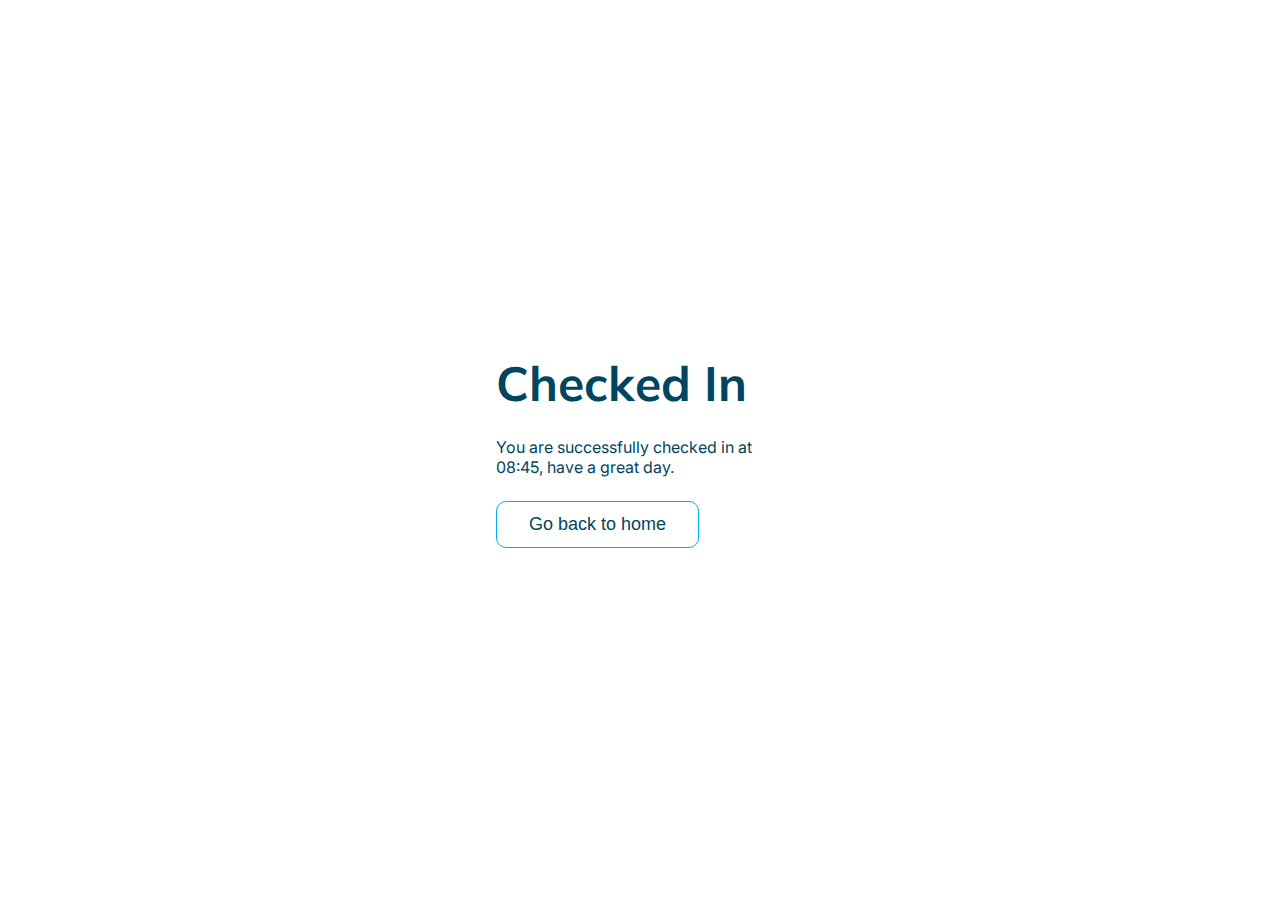
<file: checked-in.html>
<!DOCTYPE html>
<html lang="en">

<head>
    <meta charset="UTF-8">
    <meta http-equiv="X-UA-Compatible" content="IE=edge">
    <meta name="viewport" content="width=device-width, initial-scale=1.0">
    <title>Check In | Cohesive Staffing Solutions</title>
</head>

<body>
    <!DOCTYPE html>
    <html lang="en">

    <head>
        <meta charset="UTF-8">
        <meta http-equiv="X-UA-Compatible" content="IE=edge">
        <meta name="viewport" content="width=device-width, initial-scale=1.0">
        <link rel="stylesheet" href="/static/css/main.css">
        <link rel="stylesheet" href="/static/css/check-in.css">
        <title>Login | CSS</title>
    </head>

    <body>
        <section class="check-in-section">
            <div class="container">
                <div class="row">
                    <div class="col check-in-form">
                        <div class="chek-in-form-container">
                            <h1 class="heading">Checked In</h1>
                            <p>
                                You are successfully checked in at 08:45,
                                have a great day.
                            </p>
                            <a href="/">
                                <button class="btn-outline">Go back to home</button>
                            </a>
                        </div>
                    </div>
                </div>
            </div>
        </section>
    </body>

    </html>
</body>

</html>
</file>
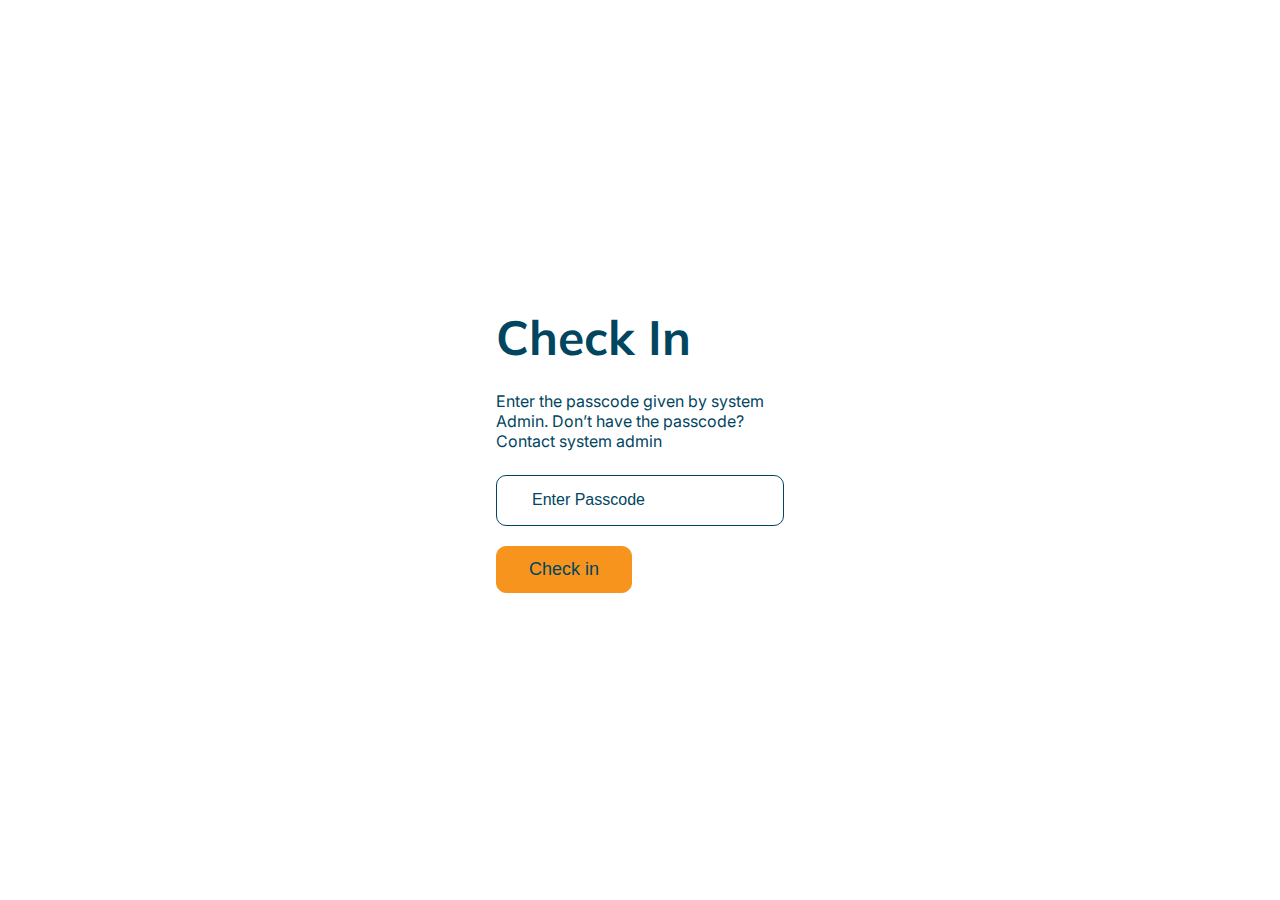
<file: checking-in.html>
<!DOCTYPE html>
<html lang="en">
<head>
    <meta charset="UTF-8">
    <meta http-equiv="X-UA-Compatible" content="IE=edge">
    <meta name="viewport" content="width=device-width, initial-scale=1.0">
    <title>Check In | Cohesive Staffing Solutions</title>
</head>
<body>
    <!DOCTYPE html>
<html lang="en">

<head>
    <meta charset="UTF-8">
    <meta http-equiv="X-UA-Compatible" content="IE=edge">
    <meta name="viewport" content="width=device-width, initial-scale=1.0">
    <link rel="stylesheet" href="/static/css/main.css">
    <link rel="stylesheet" href="/static/css/check-in.css">
    <title>Login | CSS</title>
</head>

<body>
    <section class="check-in-section">
        <div class="container">
            <div class="row">
                <div class="col check-in-form">
                    <div class="chek-in-form-container">
                        <h1 class="heading">Check In</h1>
                        <p>
                            Enter the passcode given by system Admin. Don’t have the passcode? Contact system admin
                        </p>
    
                        <form action="/checked-in.html">
                            <input type="text" placeholder="Enter Passcode">
                            <!--
                                <input type="submit" value="Check in">
                            -->
                            <a href="/checked-in.html">
                                <button class="btn-orange">Check in</button>
                            </a>
                        </form>
                    </div>
                </div>
            </div>
        </div>
    </section>
</body>

</html>
</body>
</html>
</file>
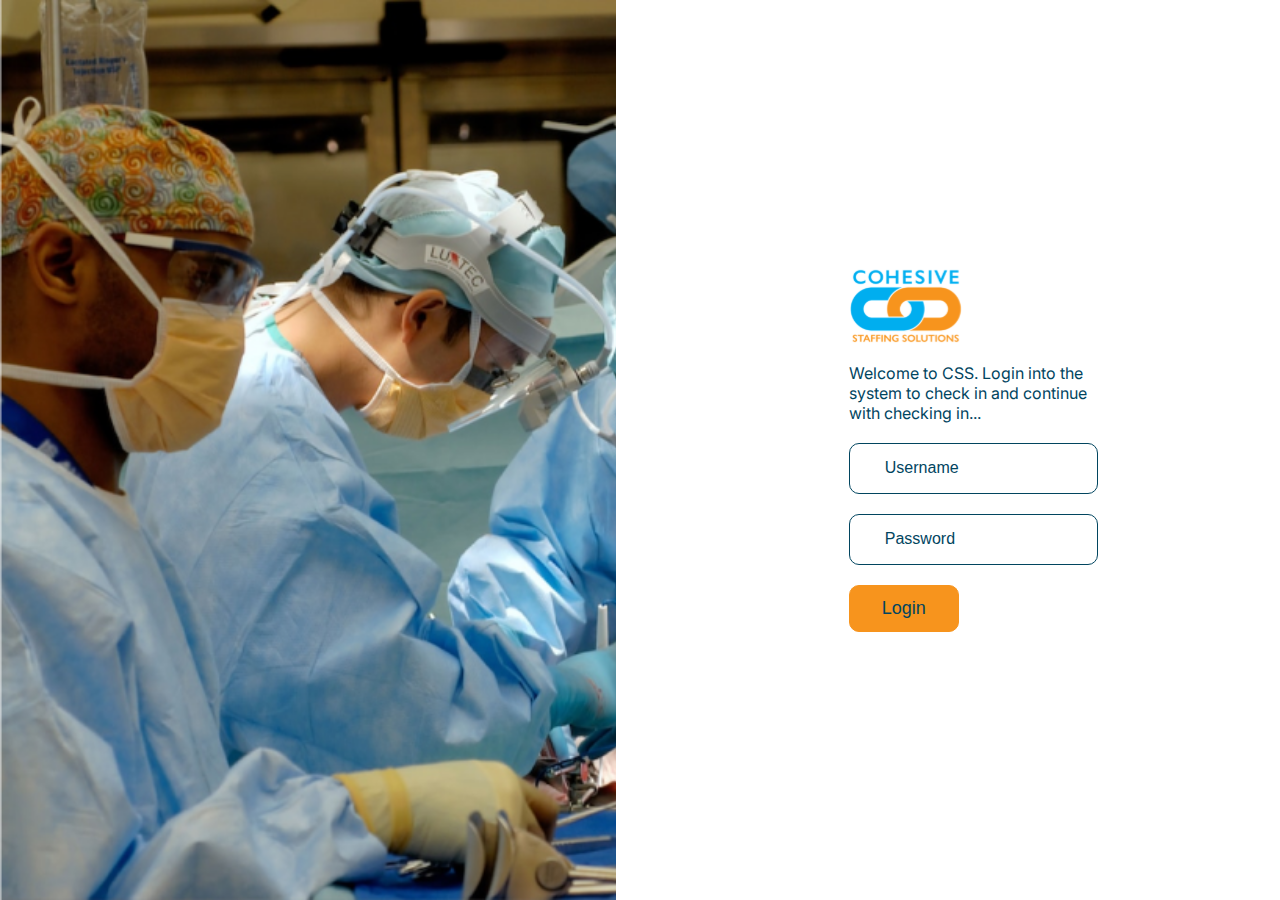
<file: login.html>
<!DOCTYPE html>
<html lang="en">

<head>
    <meta charset="UTF-8">
    <meta http-equiv="X-UA-Compatible" content="IE=edge">
    <meta name="viewport" content="width=device-width, initial-scale=1.0">
    <link rel="stylesheet" href="/static/css/main.css">
    <link rel="stylesheet" href="/static/css/login.css">
    <title>Login | Cohesive Staffing Solutions</title>
</head>

<body>
    <section class="login-section">
            <div class="row">
                <div class="col login-image">
                    <div class="spacer"></div>
                </div>
    
                <div class="col login-form">
                    <div class="login-form-container">
                        <img src="/static/images/logo.svg" alt="" class="logo">
                        <p>
                            Welcome to CSS. Login into the system to check in and
                            continue with checking in...
                        </p>
    
                        <form action="/checking-in.html">
                            <input type="text" placeholder="Username">
                            <input type="password" name="" id="" placeholder="Password">
                            <!--
                                <input type="submit" value="Login">
                            -->
                            <a href="/checking-in.html">
                                <button class="btn-orange">Login</button>
                            </a>
                        </form>
                    </div>
                </div>
            </div>
      
    </section>
</body>

</html>
</file>
<file: static/css/main.css>
@import url("https://fonts.googleapis.com/css2?family=Inter:wght@100;400;700&family=Mulish:wght@200;400;700&display=swap");
html {
  scroll-behavior: smooth;
}

* {
  margin: 0;
  padding: 0;
  box-sizing: border-box;
}

body {
  font-family: "Inter", sans-serif;
  color: #01455F;
}

a {
  text-decoration: none;
  color: #01455F;
  cursor: pointer;
}

li {
  list-style: none;
  font-size: 18px;
}

.heading {
  font-family: "Mulish", sans-serif;
  font-size: 48px;
}

.title {
  font-size: 24px;
  font-weight: bolder;
}

button {
  padding: 12px 32px;
  font-size: 18px;
  border-radius: 10px;
  border: 1px solid transparent;
  transition: linear 0.2s;
  cursor: pointer;
}

.bnt-white {
  background-color: white;
  color: #01455F;
  border: 1px solid white;
}
.bnt-white:hover {
  background-color: #01455F;
  color: white;
}

.btn-blue {
  background-color: #00AEEF;
  color: white;
  border: 1px solid #00AEEF;
}
.btn-blue:hover {
  background-color: white;
  color: #01455F;
}

.btn-orange {
  background-color: #F7941D;
  color: #01455F;
  border: 1px solid #F7941D;
}
.btn-orange:hover {
  background-color: white;
  color: #01455F;
  border: 1px solid #01455F;
}

.btn-outline {
  background-color: transparent;
  color: #01455F;
  border: 1px solid #00AEEF;
}
.btn-outline:hover {
  background-color: #00AEEF;
  color: white;
}

.container {
  max-width: 1280px;
  margin: auto;
}

.row {
  display: flex;
  justify-content: space-between;
  align-items: center;
  gap: 48px;
}

.col {
  display: flex;
  flex-direction: column;
  gap: 16px;
}

.span-orange {
  color: #F7941D;
}

.span-blue {
  color: #00AEEF;
}

img {
  width: 100%;
}

.fade-orange {
  background-color: #FDEAD2;
}

.fade-orange-inverse {
  background-color: #FDEAD2;
}

.fade-blue {
  background-color: #CCEFFC;
}

.fade-blue-reverse {
  background-color: #CCEFFC;
}

.back-orange {
  background-color: #F7941D;
}

.back-blue {
  background-color: #00AEEF;
}

.back-blue-reverse {
  background-color: #00AEEF;
}

.social-icons {
  display: flex;
  align-items: center;
  gap: 16px;
}
.social-icons a {
  background-color: #01455F;
  height: 32px;
  width: 32px;
  display: flex;
  align-items: center;
  justify-content: center;
  border-radius: 5px;
}
.social-icons a i {
  color: white;
}

.page-header {
  height: 400px;
  background: url("/static/images/hero-img.png");
  background-size: cover;
  background-position: center;
  background-color: rgba(0, 0, 0, 0.449);
  background-blend-mode: overlay;
  color: white;
}
.page-header .container {
  display: flex;
  align-items: flex-start;
  flex-direction: column;
  padding-top: 150px;
  gap: 16px;
}
.page-header .container p {
  width: 50%;
}

header .topnav {
  height: 56px;
  background-color: #F7941D;
  padding-top: 12px;
}
header .topnav .row {
  max-width: 1280px;
}
header .topnav .row .contacts {
  display: flex;
  gap: 24px;
  align-items: center;
}
header .topnav .row .contacts a {
  display: flex;
  gap: 8px;
  align-items: center;
}
header nav .row {
  height: 100px;
  gap: 24px;
}
header nav .row .col {
  flex-direction: row;
}
header nav .row .col .menu-items, header nav .row .col .cta-buttons {
  display: flex;
  align-items: center;
  gap: 24px;
}
header nav .row .col .nav-btn {
  font-size: 24px;
  display: none;
  cursor: pointer;
  transition: linear 0.2s;
}
header .fixed-nav {
  position: fixed;
  left: 0;
  right: 0;
  top: 0;
  bottom: 0;
  width: 100%;
  height: 100%;
  z-index: 9999;
  background-color: rgba(247, 149, 29, 0.9764705882);
  color: #01455F;
}
header .fixed-nav .row .col .logo {
  display: none;
}
header .fixed-nav .row .col .menu-items {
  flex-direction: column;
  gap: 80px;
}
header .fixed-nav .row .col .nav-toggle {
  display: none;
}
header .fixed-nav .row .col .close-btn {
  display: block;
  top: 0;
  right: 0;
}
header .fixed-nav .row .nav-links {
  display: flex;
  justify-content: center;
  align-items: center;
  padding-top: 20rem;
  margin: 20px auto;
}
header .fixed-nav .row .nav-links .menu-items .menu-item {
  padding-bottom: 24px;
}

.testimonials {
  padding: 80px 0;
}
.testimonials .container .testimonies {
  padding-top: 40px;
}
.testimonials .container .testimonies .testimony {
  background-color: #CCEFFC;
  padding: 48px 24px;
  border-radius: 10px;
  position: relative;
  text-align: center;
}
.testimonials .container .testimonies .testimony .t-icon {
  height: 48px;
  width: 48px;
  background-color: #CCEFFC;
  border-radius: 48px;
  align-self: center;
  position: absolute;
  top: -22px;
}
.testimonials .container .testimonies .testimony .t-icon i {
  font-size: 48px;
}
.testimonials .container .testimonies .testimony .t-profile {
  position: absolute;
  bottom: -40px;
  align-self: center;
}
.testimonials .container .testimonies .testimony .t-profile img {
  height: 64px;
  width: 64px;
  border-radius: 64px;
  -o-object-fit: cover;
     object-fit: cover;
}

.process {
  padding: 80px 0;
}
.process .container .row .process-col {
  width: 50%;
}
.process .container .row .process-col .process-cards {
  display: flex;
  flex-wrap: wrap;
  gap: 32px;
}
.process .container .row .process-col .process-cards .card {
  margin-top: 8px;
  padding: 32px;
  border-radius: 10px;
  width: 45%;
  position: relative;
}
.process .container .row .process-col .process-cards .card .card-badge {
  width: 40px;
  height: 40px;
  display: flex;
  align-items: center;
  justify-content: center;
  border-radius: 5px;
  position: absolute;
  top: -8px;
  left: -8px;
}
.process .container .row .process-img img {
  max-width: 600px;
  height: 500px;
  -o-object-fit: cover;
     object-fit: cover;
  border-radius: 10px;
}

form {
  display: flex;
  flex-direction: column;
  gap: 20px;
}
form input {
  padding-top: 17px;
  padding-bottom: 17px;
  padding-left: 35px;
  padding-right: 35px;
  border-radius: 10px;
  border: 1px solid #01455F;
}
form input::-moz-placeholder {
  font-size: 16px;
  color: #01455F;
}
form input::placeholder {
  font-size: 16px;
  color: #01455F;
}
form input[type=submit] {
  width: 50%;
  background-color: #F7941D;
  border-radius: 10px;
  border: none;
  font-size: 18px;
  color: #01455F;
  transition: linear 0.25s;
}
form input[type=submit]:hover {
  background-color: #01455F;
  color: #F7941D;
}

.call-to-action .container {
  background-color: #00AEEF;
  padding: 40px;
  margin-bottom: 80px;
  color: #01455F;
  border-radius: 10px;
}
.call-to-action .container .line {
  border: 1px solid #01455F;
  height: 10rem;
}
.call-to-action .container .title h3 {
  font-size: 24px;
  font-weight: bold;
}
.call-to-action .container .cta-text p {
  font-weight: light;
}
.call-to-action .container a button {
  background-color: white;
  border: transparent;
  color: #01455F;
  width: 10rem;
}
.call-to-action .container a button:hover {
  background: transparent;
  color: white;
  border: 1px solid white;
}

@media screen and (max-width: 1100px) {
  header .topnav .row .contacts .top-bar-email {
    display: none;
  }
}
@media screen and (max-width: 700px) {
  header .topnav .row .contacts .top-bar-location, header .topnav .row .contacts .top-bar-email {
    display: none;
  }
}
@media screen and (max-width: 1000px) {
  header nav .row .col .menu-items {
    display: none;
  }
  header nav .row .col .cta-buttons {
    display: none;
  }
  header nav .row .col .nav-toggle {
    display: block;
  }
}
footer {
  background-color: #01455F;
  color: white;
  padding: 80px;
}
footer a {
  color: white;
}
footer .row {
  align-items: flex-start;
}
footer .footer-title {
  font-size: 18px;
}
footer .footer-links {
  margin-top: 16px;
  display: flex;
  flex-direction: column;
  gap: 8px;
}
footer .footer-links .footer-link a {
  font-size: 16px;
  font-weight: lighter;
}
footer .footer-bottom {
  margin-top: 24px;
  padding-top: 24px;
  border-top: 1px solid rgba(255, 255, 255, 0.459);
  font-weight: lighter;
}
footer .footer-bottom .follow {
  display: flex;
  align-items: center;
  gap: 32px;
}
footer .footer-bottom .follow .social-icons a {
  background-color: #F7941D;
}

@media screen and (max-width: 740px) {
  footer {
    padding: 48px 16px;
  }
  footer .row {
    flex-wrap: wrap;
  }
  footer .row .col {
    display: block;
    width: 40%;
  }
  footer .row .col .footer-title {
    font-size: 16px;
  }
  footer .row .col .footer-links .footer-link a {
    font-size: 12px;
  }
  .call-to-action {
    padding: 16px;
  }
  .call-to-action .container {
    padding: 40px;
  }
  .call-to-action .row {
    flex-direction: column;
    gap: 24px;
  }
  .call-to-action .row .line {
    display: none;
  }
}
@media screen and (max-width: 1300px) {
  .container {
    padding: 0 56px;
  }
}
@media screen and (max-width: 540px) {
  .container {
    padding: 0 16px;
  }
  .heading {
    font-size: 32px;
  }
  .heading-hero {
    font-size: 48px;
  }
  .back-blue-reverse {
    background-color: #00AEEF;
  }
  .fade-orange-inverse {
    background-color: #CCEFFC;
  }
  .fade-blue-reverse {
    background-color: #FDEAD2;
  }
}
@media screen and (max-width: 848px) {
  .process .container .row {
    flex-direction: column-reverse;
  }
  .process .container .row .process-col {
    width: 100%;
  }
  .testimonials .container .row {
    display: flex;
    flex-direction: column;
  }
  .testimonials .container .row .col {
    margin: 12px auto;
  }
}/*# sourceMappingURL=main.css.map */
</file>
<file: static/css/check-in.css>
.check-in-section {
  height: 100vh;
  display: flex;
  align-items: center;
  justify-content: center;
}
.check-in-section .container {
  max-width: 400px;
}
.check-in-section .container .row .check-in-form .chek-in-form-container {
  display: grid;
  gap: 24px;
}/*# sourceMappingURL=check-in.css.map */
</file>
<file: static/css/login.css>
.login-section {
  height: 100vh;
}
.login-section .row .col {
  width: 50%;
}
.login-section .row .login-image {
  background-image: url("/static/images/hero-img.png");
  background-repeat: no-repeat;
  background-size: cover;
}
.login-section .row .login-image .spacer {
  height: 100vh;
}
.login-section .row .login-form {
  justify-content: center;
  align-items: center;
}
.login-section .row .login-form .login-form-container {
  display: grid;
  gap: 20px;
  width: 40%;
}
.login-section .row .login-form .login-form-container .logo {
  max-width: 114px;
}

@media screen and (max-width: 900px) {
  .login-section {
    display: flex;
    align-items: flex-end;
    position: relative;
    background: url("/static/images/hero-img.png");
  }
  .login-section .container .row {
    position: absolute;
    bottom: 0;
    right: 0px;
    left: 0px;
    flex-direction: column;
  }
  .login-section .container .row .col {
    width: 100%;
  }
  .login-section .container .row .login-image {
    display: none;
  }
  .login-section .container .row .login-form {
    background-color: white;
  }
  .login-section .container .row .login-form .login-form-container {
    padding: 50px 30px;
    width: 100%;
  }
}/*# sourceMappingURL=login.css.map */
</file>
